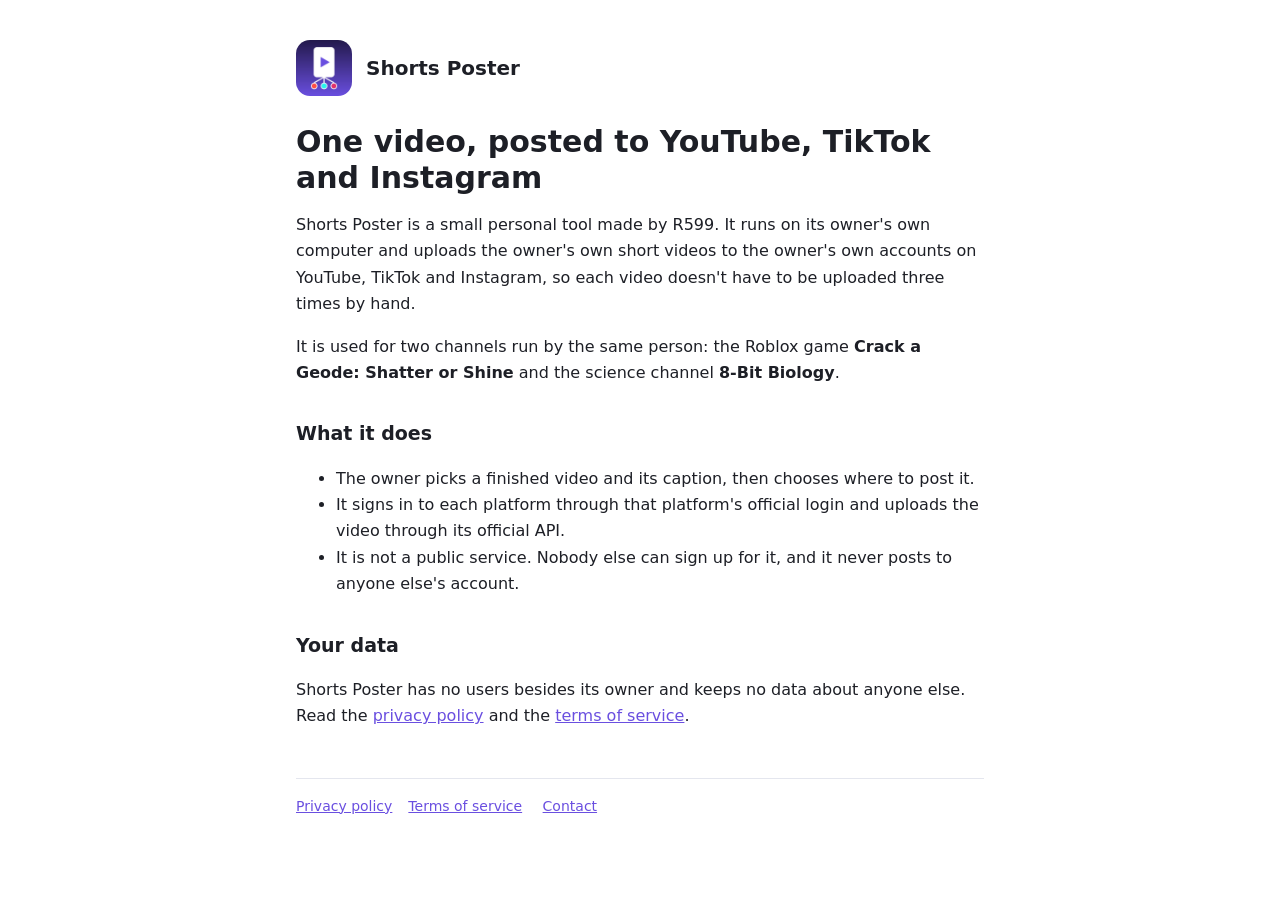
<file: index.html>
<!doctype html>
<html lang="en">
<head>
<meta charset="utf-8">
<meta name="viewport" content="width=device-width, initial-scale=1">
<title>Shorts Poster</title>
<meta name="description" content="A personal tool that posts its owner's videos to their own YouTube, TikTok and Instagram accounts.">
<link rel="icon" href="icon.png">
<link rel="stylesheet" href="style.css">
</head>
<body>
<main>
  <header><img src="icon.png" alt=""><a href="./">Shorts Poster</a></header>
  <h1>One video, posted to YouTube, TikTok and Instagram</h1>
  <p>Shorts Poster is a small personal tool made by R599. It runs on its owner's own computer and uploads the owner's
    own short videos to the owner's own accounts on YouTube, TikTok and Instagram, so each video doesn't have to be
    uploaded three times by hand.</p>
  <p>It is used for two channels run by the same person: the Roblox game <strong>Crack a Geode: Shatter or
    Shine</strong> and the science channel <strong>8-Bit Biology</strong>.</p>
  <h2>What it does</h2>
  <ul>
    <li>The owner picks a finished video and its caption, then chooses where to post it.</li>
    <li>It signs in to each platform through that platform's official login and uploads the video through its official
      API.</li>
    <li>It is not a public service. Nobody else can sign up for it, and it never posts to anyone else's account.</li>
  </ul>
  <h2>Your data</h2>
  <p>Shorts Poster has no users besides its owner and keeps no data about anyone else. Read the
    <a href="privacy.html">privacy policy</a> and the <a href="terms.html">terms of service</a>.</p>
  <footer><a href="privacy.html">Privacy policy</a><a href="terms.html">Terms of service</a>
    <a href="https://github.com/R599-afk/shorts-poster-site/issues">Contact</a></footer>
</main>
</body>
</html>
</file>
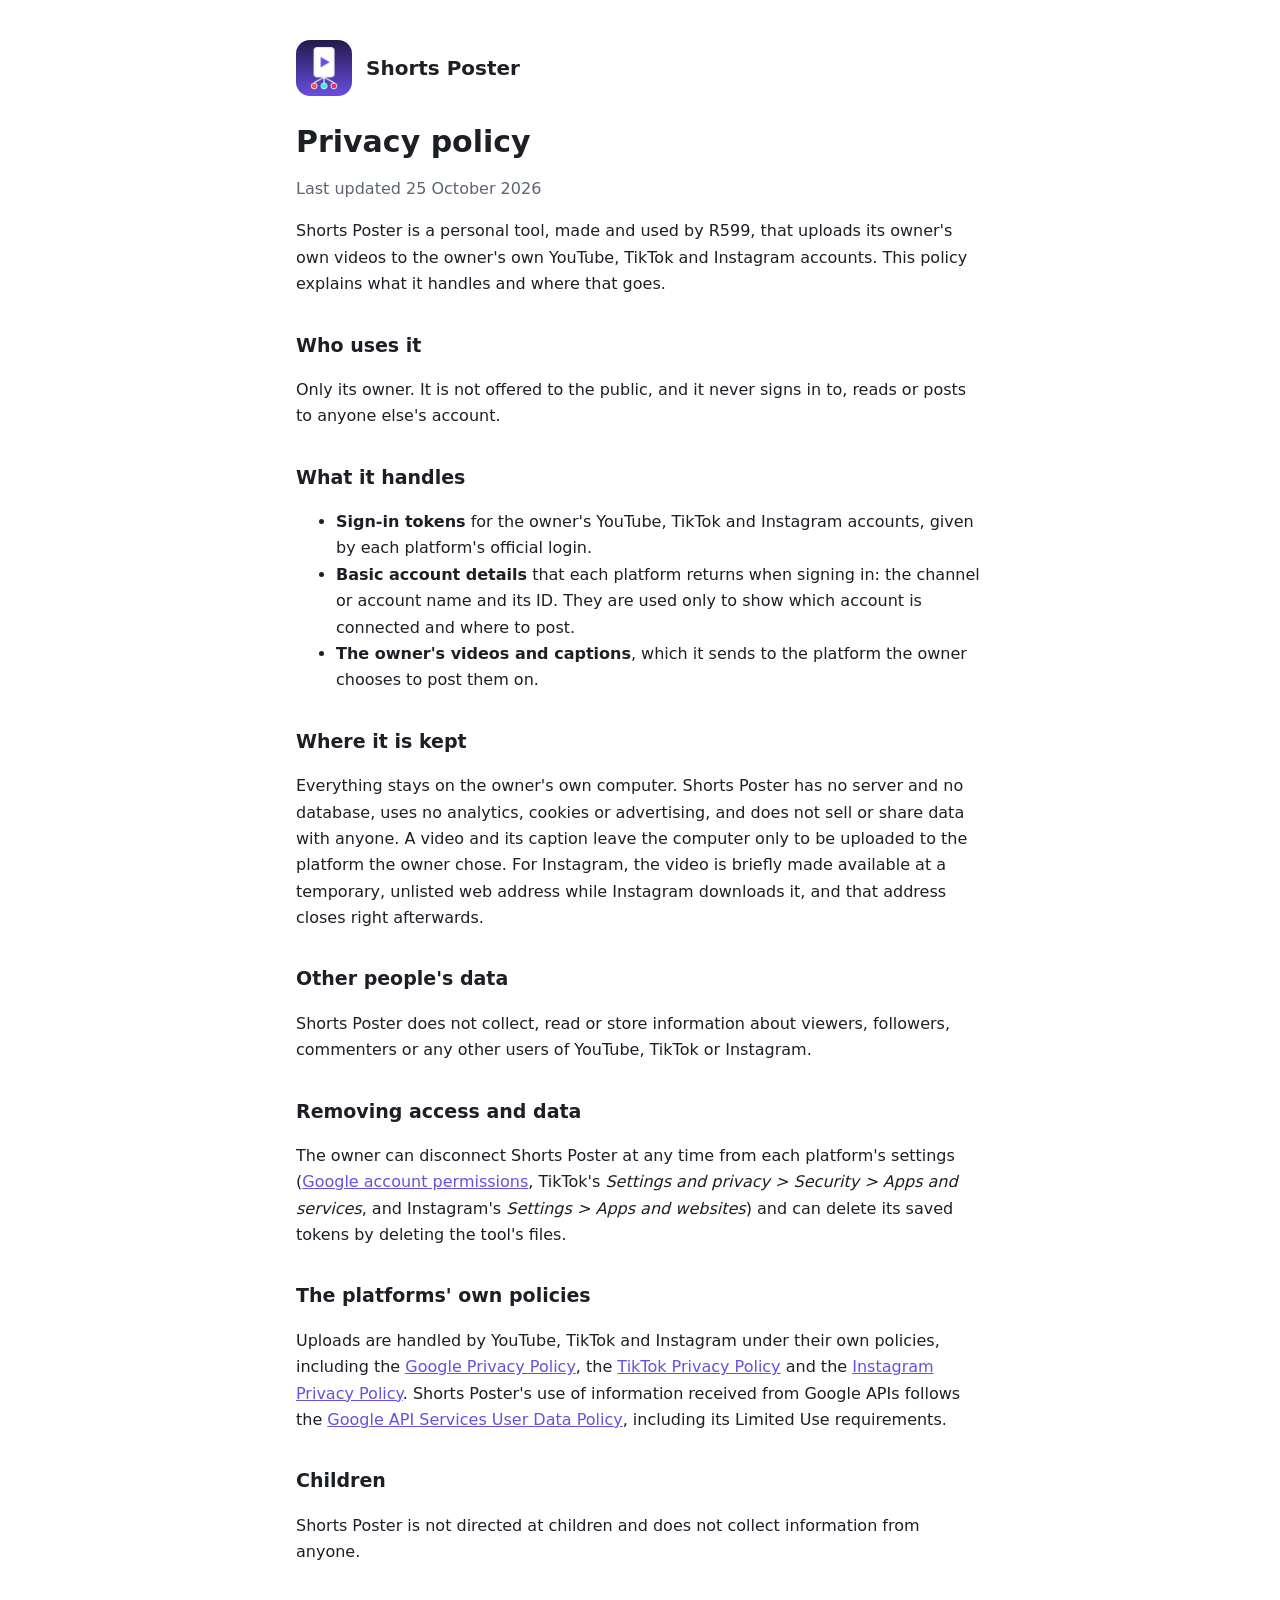
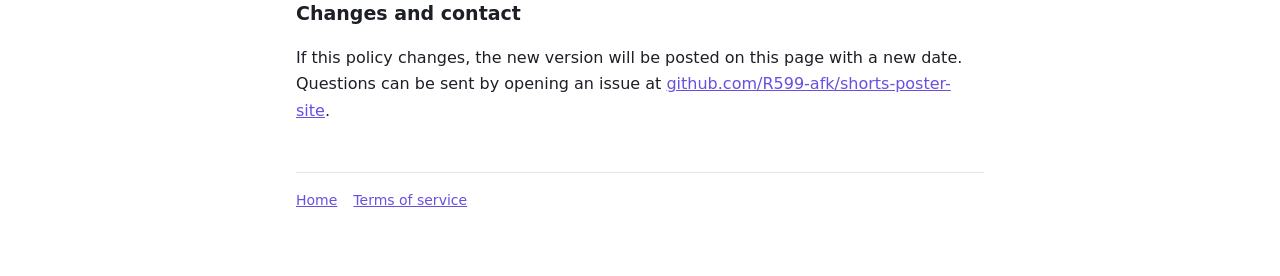
<file: privacy.html>
<!doctype html>
<html lang="en">
<head>
<meta charset="utf-8">
<meta name="viewport" content="width=device-width, initial-scale=1">
<title>Privacy Policy: Shorts Poster</title>
<link rel="icon" href="icon.png">
<link rel="stylesheet" href="style.css">
</head>
<body>
<main>
  <header><img src="icon.png" alt=""><a href="./">Shorts Poster</a></header>
  <h1>Privacy policy</h1>
  <p class="muted">Last updated 25 October 2026</p>
  <p>Shorts Poster is a personal tool, made and used by R599, that uploads its owner's own videos to the owner's own
    YouTube, TikTok and Instagram accounts. This policy explains what it handles and where that goes.</p>

  <h2>Who uses it</h2>
  <p>Only its owner. It is not offered to the public, and it never signs in to, reads or posts to anyone else's
    account.</p>

  <h2>What it handles</h2>
  <ul>
    <li><strong>Sign-in tokens</strong> for the owner's YouTube, TikTok and Instagram accounts, given by each platform's
      official login.</li>
    <li><strong>Basic account details</strong> that each platform returns when signing in: the channel or account name
      and its ID. They are used only to show which account is connected and where to post.</li>
    <li><strong>The owner's videos and captions</strong>, which it sends to the platform the owner chooses to post
      them on.</li>
  </ul>

  <h2>Where it is kept</h2>
  <p>Everything stays on the owner's own computer. Shorts Poster has no server and no database, uses no analytics,
    cookies or advertising, and does not sell or share data with anyone. A video and its caption leave the computer
    only to be uploaded to the platform the owner chose. For Instagram, the video is briefly made available at a
    temporary, unlisted web address while Instagram downloads it, and that address closes right afterwards.</p>

  <h2>Other people's data</h2>
  <p>Shorts Poster does not collect, read or store information about viewers, followers, commenters or any other
    users of YouTube, TikTok or Instagram.</p>

  <h2>Removing access and data</h2>
  <p>The owner can disconnect Shorts Poster at any time from each platform's settings
    (<a href="https://myaccount.google.com/permissions">Google account permissions</a>, TikTok's
    <em>Settings and privacy &gt; Security &gt; Apps and services</em>, and Instagram's
    <em>Settings &gt; Apps and websites</em>) and can delete its saved tokens by deleting the tool's files.</p>

  <h2>The platforms' own policies</h2>
  <p>Uploads are handled by YouTube, TikTok and Instagram under their own policies, including the
    <a href="https://policies.google.com/privacy">Google Privacy Policy</a>, the
    <a href="https://www.tiktok.com/legal/privacy-policy">TikTok Privacy Policy</a> and the
    <a href="https://privacycenter.instagram.com/policy">Instagram Privacy Policy</a>. Shorts Poster's use of
    information received from Google APIs follows the
    <a href="https://developers.google.com/terms/api-services-user-data-policy">Google API Services User Data Policy</a>,
    including its Limited Use requirements.</p>

  <h2>Children</h2>
  <p>Shorts Poster is not directed at children and does not collect information from anyone.</p>

  <h2>Changes and contact</h2>
  <p>If this policy changes, the new version will be posted on this page with a new date. Questions can be sent by
    opening an issue at <a href="https://github.com/R599-afk/shorts-poster-site/issues">github.com/R599-afk/shorts-poster-site</a>.</p>

  <footer><a href="./">Home</a><a href="terms.html">Terms of service</a></footer>
</main>
</body>
</html>
</file>
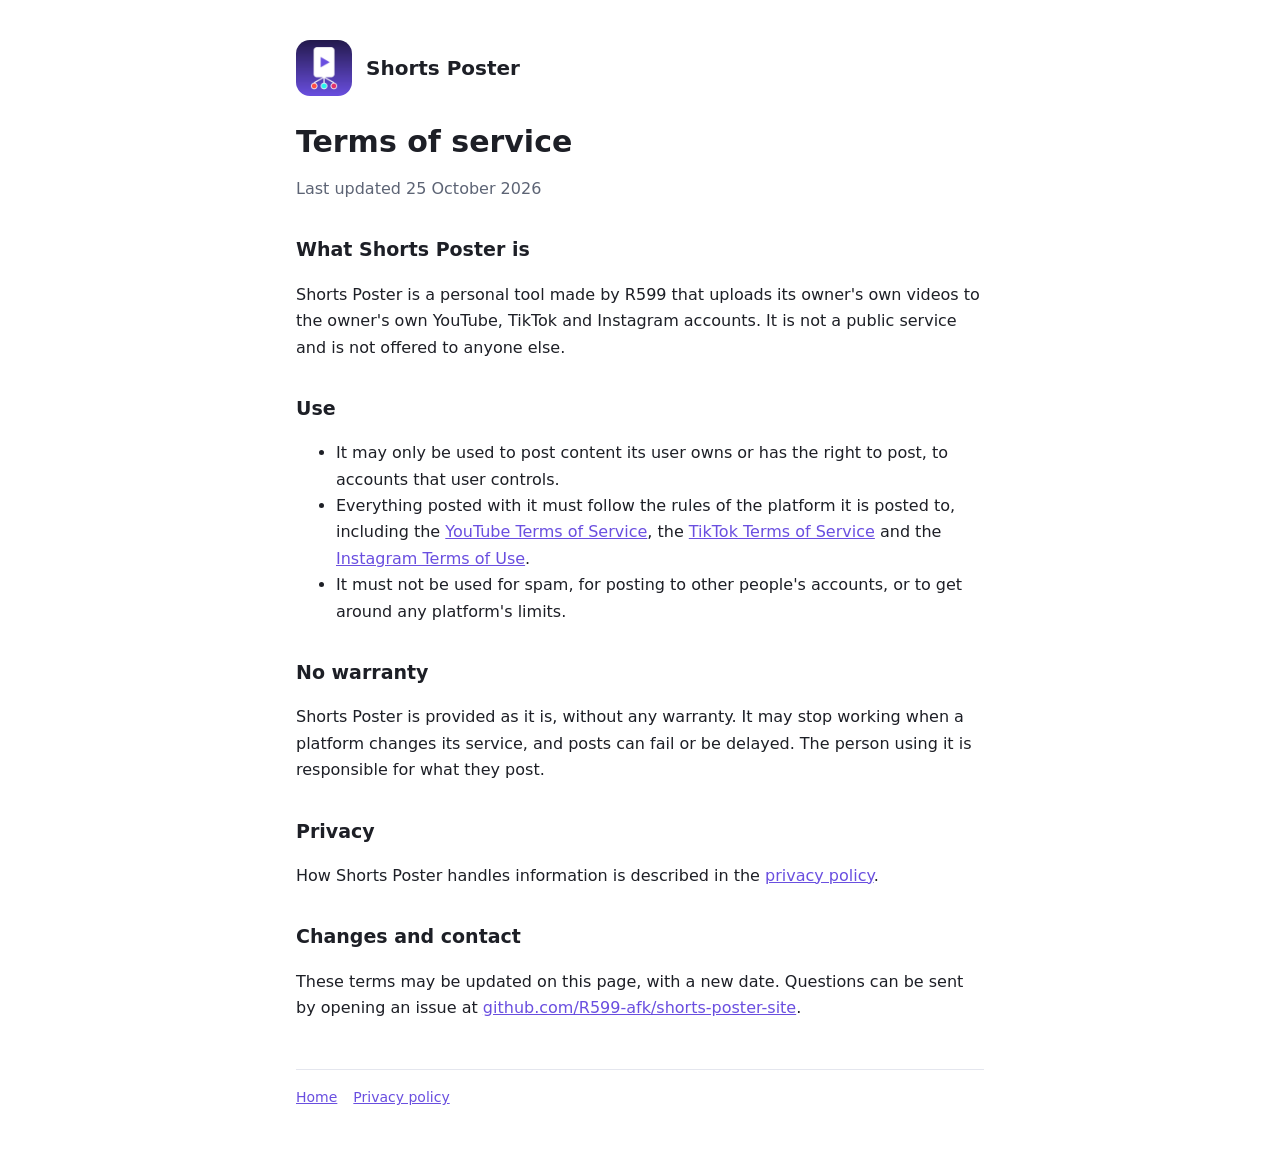
<file: terms.html>
<!doctype html>
<html lang="en">
<head>
<meta charset="utf-8">
<meta name="viewport" content="width=device-width, initial-scale=1">
<title>Terms of Service: Shorts Poster</title>
<link rel="icon" href="icon.png">
<link rel="stylesheet" href="style.css">
</head>
<body>
<main>
  <header><img src="icon.png" alt=""><a href="./">Shorts Poster</a></header>
  <h1>Terms of service</h1>
  <p class="muted">Last updated 25 October 2026</p>

  <h2>What Shorts Poster is</h2>
  <p>Shorts Poster is a personal tool made by R599 that uploads its owner's own videos to the owner's own YouTube,
    TikTok and Instagram accounts. It is not a public service and is not offered to anyone else.</p>

  <h2>Use</h2>
  <ul>
    <li>It may only be used to post content its user owns or has the right to post, to accounts that user controls.</li>
    <li>Everything posted with it must follow the rules of the platform it is posted to, including the
      <a href="https://www.youtube.com/t/terms">YouTube Terms of Service</a>, the
      <a href="https://www.tiktok.com/legal/terms-of-service">TikTok Terms of Service</a> and the
      <a href="https://help.instagram.com/581066165581870">Instagram Terms of Use</a>.</li>
    <li>It must not be used for spam, for posting to other people's accounts, or to get around any platform's
      limits.</li>
  </ul>

  <h2>No warranty</h2>
  <p>Shorts Poster is provided as it is, without any warranty. It may stop working when a platform changes its
    service, and posts can fail or be delayed. The person using it is responsible for what they post.</p>

  <h2>Privacy</h2>
  <p>How Shorts Poster handles information is described in the <a href="privacy.html">privacy policy</a>.</p>

  <h2>Changes and contact</h2>
  <p>These terms may be updated on this page, with a new date. Questions can be sent by opening an issue at
    <a href="https://github.com/R599-afk/shorts-poster-site/issues">github.com/R599-afk/shorts-poster-site</a>.</p>

  <footer><a href="./">Home</a><a href="privacy.html">Privacy policy</a></footer>
</main>
</body>
</html>
</file>
<file: style.css>
:root { --bg: #ffffff; --text: #1d1f26; --muted: #5d6475; --accent: #6a4fe0; --line: #e4e6ee; }
@media (prefers-color-scheme: dark) {
  :root { --bg: #0e1014; --text: #e9ebf1; --muted: #8f96a8; --accent: #a58bff; --line: #2c313d; }
}
* { box-sizing: border-box; }
body { margin: 0; background: var(--bg); color: var(--text); font: 16px/1.65 "Segoe UI", system-ui, sans-serif; }
main { max-width: 720px; margin: 0 auto; padding: 40px 16px 64px; }
header { display: flex; align-items: center; gap: 14px; margin-bottom: 28px; }
header img { width: 56px; height: 56px; border-radius: 14px; }
header a { color: inherit; text-decoration: none; font-weight: 700; font-size: 20px; }
h1 { font-size: 30px; line-height: 1.2; margin: 0 0 8px; }
h2 { font-size: 19px; margin: 32px 0 6px; }
a { color: var(--accent); }
.muted { color: var(--muted); }
footer { margin-top: 48px; padding-top: 16px; border-top: 1px solid var(--line); color: var(--muted); font-size: 14px; }
footer a { margin-right: 16px; }
</file>
